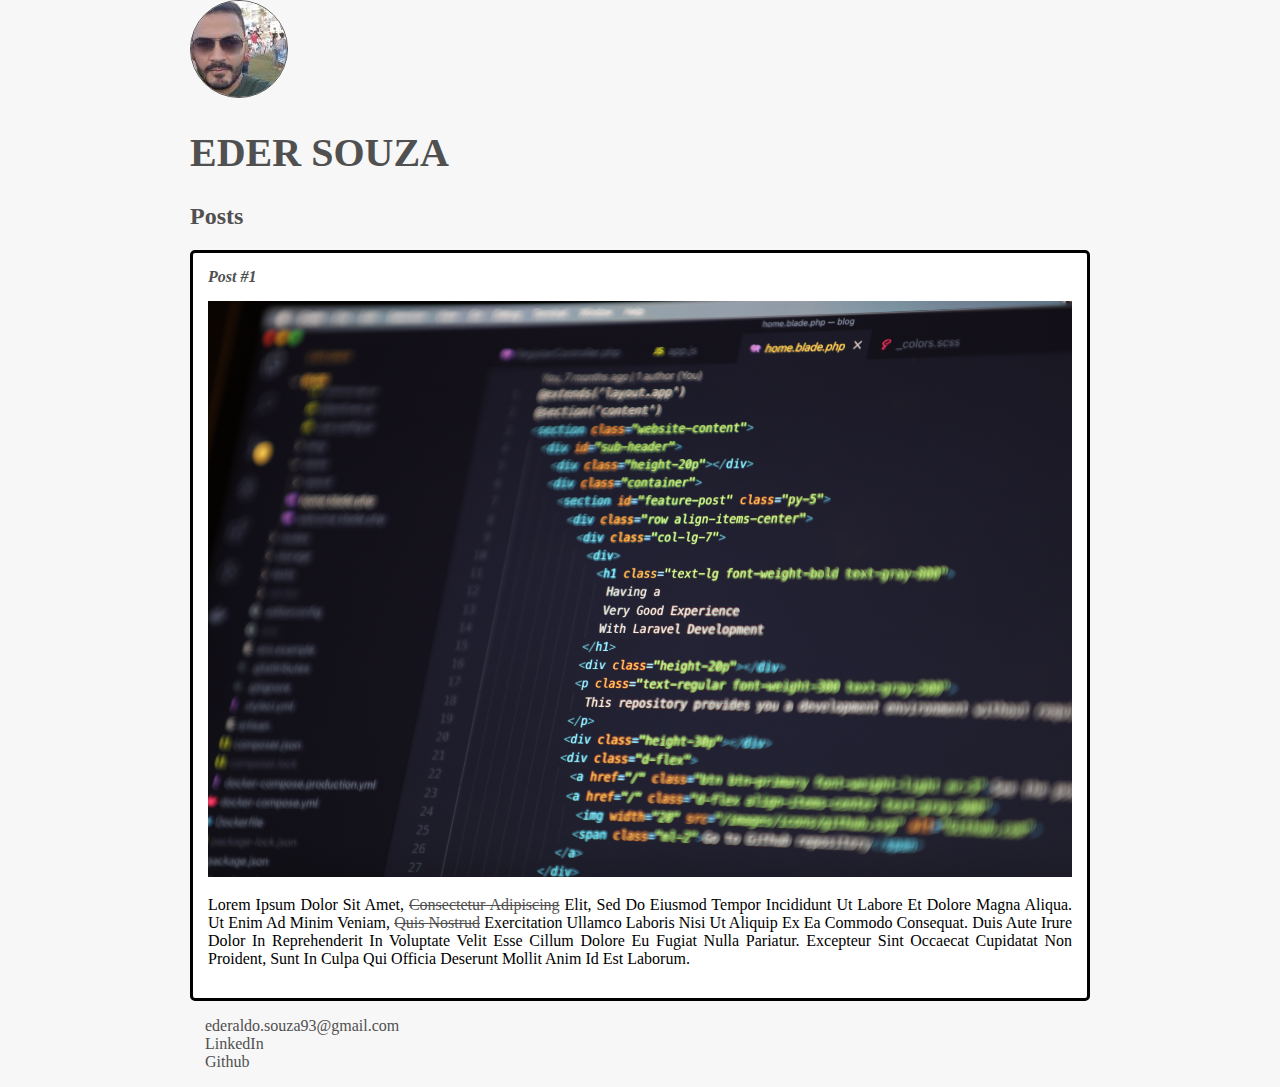
<file: Fundamentos Web com HTML e CSS/Introdução a HTML/index.html>
<!DOCTYPE html>
<html>
    <head>
        <meta charset="utf-8">
        <title> Eder Souza</title>
        <link rel="stylesheet" href="style.css" >
    </head>
    <body>
        <header>
            <img src="Eder 2.jpg"alt="Perfil Eder" class="photo">
            <h1 id="title">Eder Souza</h1>
        </header>
        <section>
            <header>
                <h2 class="subtitle">Posts</h2>
            </header>
            <article class="post">
                <header>
                    <h3 class="post_title">Post #1</h3>
                    <img src="Postagem 2.jpg" alt="Editor de texto contendo código HTML" class="post_image">
                </header>
                <p class="post_content">
                    Lorem ipsum dolor sit amet, <a href="https://www.linkedin.com/in/ederaldo-souza-ribeiro-b518b773/" target="_blank_">consectetur adipiscing</a> elit, sed do eiusmod tempor incididunt ut labore et dolore magna aliqua. Ut enim ad 
                    minim veniam, <a href="mailto:ederaldo.souza93@gmal.com">quis nostrud</a> exercitation ullamco laboris nisi ut aliquip ex ea commodo consequat. Duis aute irure dolor in reprehenderit 
                    in voluptate velit esse cillum dolore eu fugiat nulla pariatur. Excepteur sint occaecat cupidatat non proident, sunt in culpa qui officia 
                    deserunt mollit anim id est laborum.
                </p>
            </article>
        </section>
        <footer>
            <ul class="contact_list">
                <li>
                    <a href="mailto:ederaldo.souza93@gmail.com" target="_blank">ederaldo.souza93@gmail.com</a>
                </li>
                <li>
                    <a href="https://www.linkedin.com/in/ederaldo-souza-ribeiro-b518b773/" target="_blank">LinkedIn</a>
                </li>
                <li>
                    <a href="https://github.com/EderSouza93" target="_blank">Github</a>
                </li>
            </ul>
            
        </footer>
    </body>
</html>
</file>
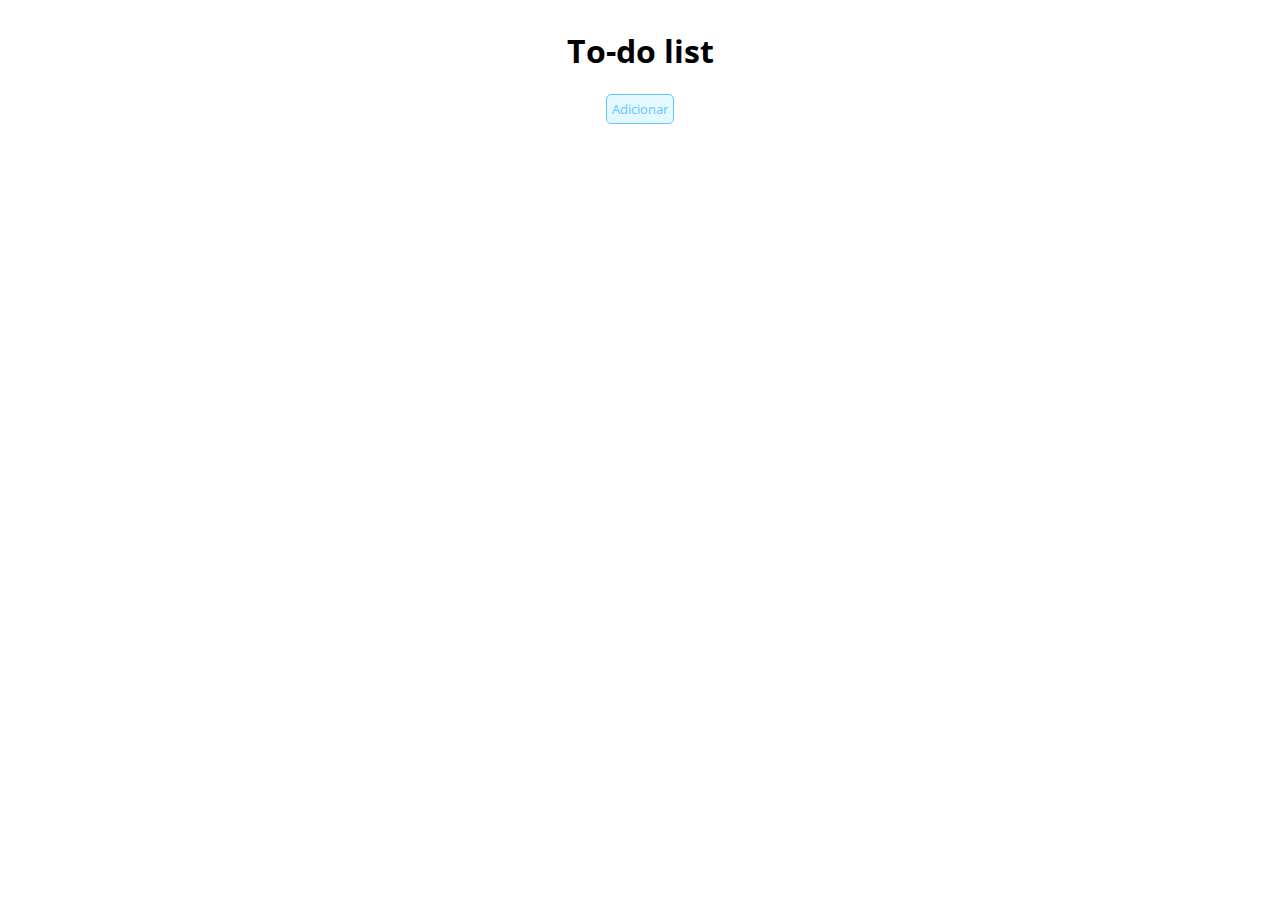
<file: JavaScript/To-do-list/index.html>
<!DOCTYPE html>
<html lang="en">
<head>
    <meta charset="UTF-8">
    <meta http-equiv="X-UA-Compatible" content="IE=edge">
    <meta name="viewport" content="width=device-width, initial-scale=1.0">
    <link rel="stylesheet" href="assets/style.css">
    <title>To-do List</title>
</head>
<body>
    <h1>To-do list</h1>
    <div id ="list">
        <form id="task-form">
            <imput id="task-input" name="tarefa" type="text" placeholder="Digite aqui a sua tarefa" />
            <button type="submit">Adicionar</button>
        </form>
        <div id="tasks"></div>
    </div>
    <script src="assets/scripts.js"></script>
    
</body>
</html>
</file>
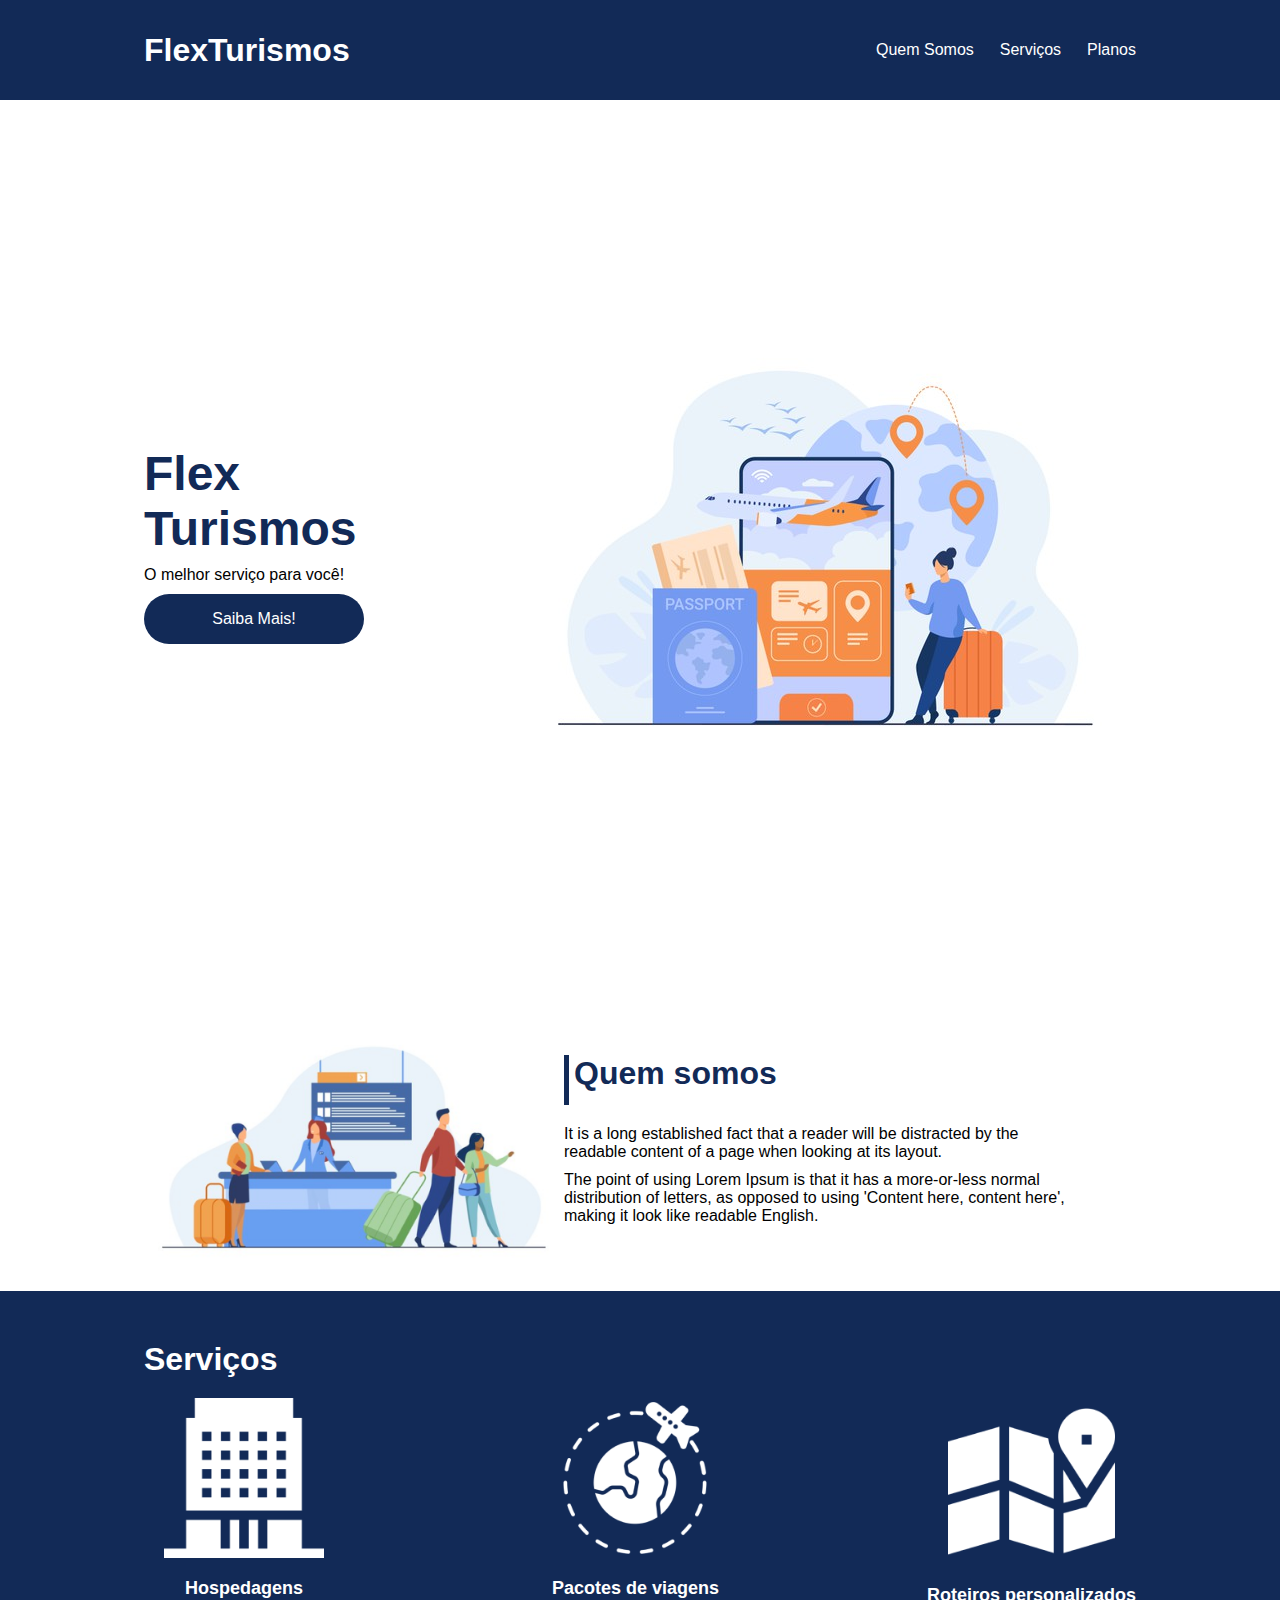
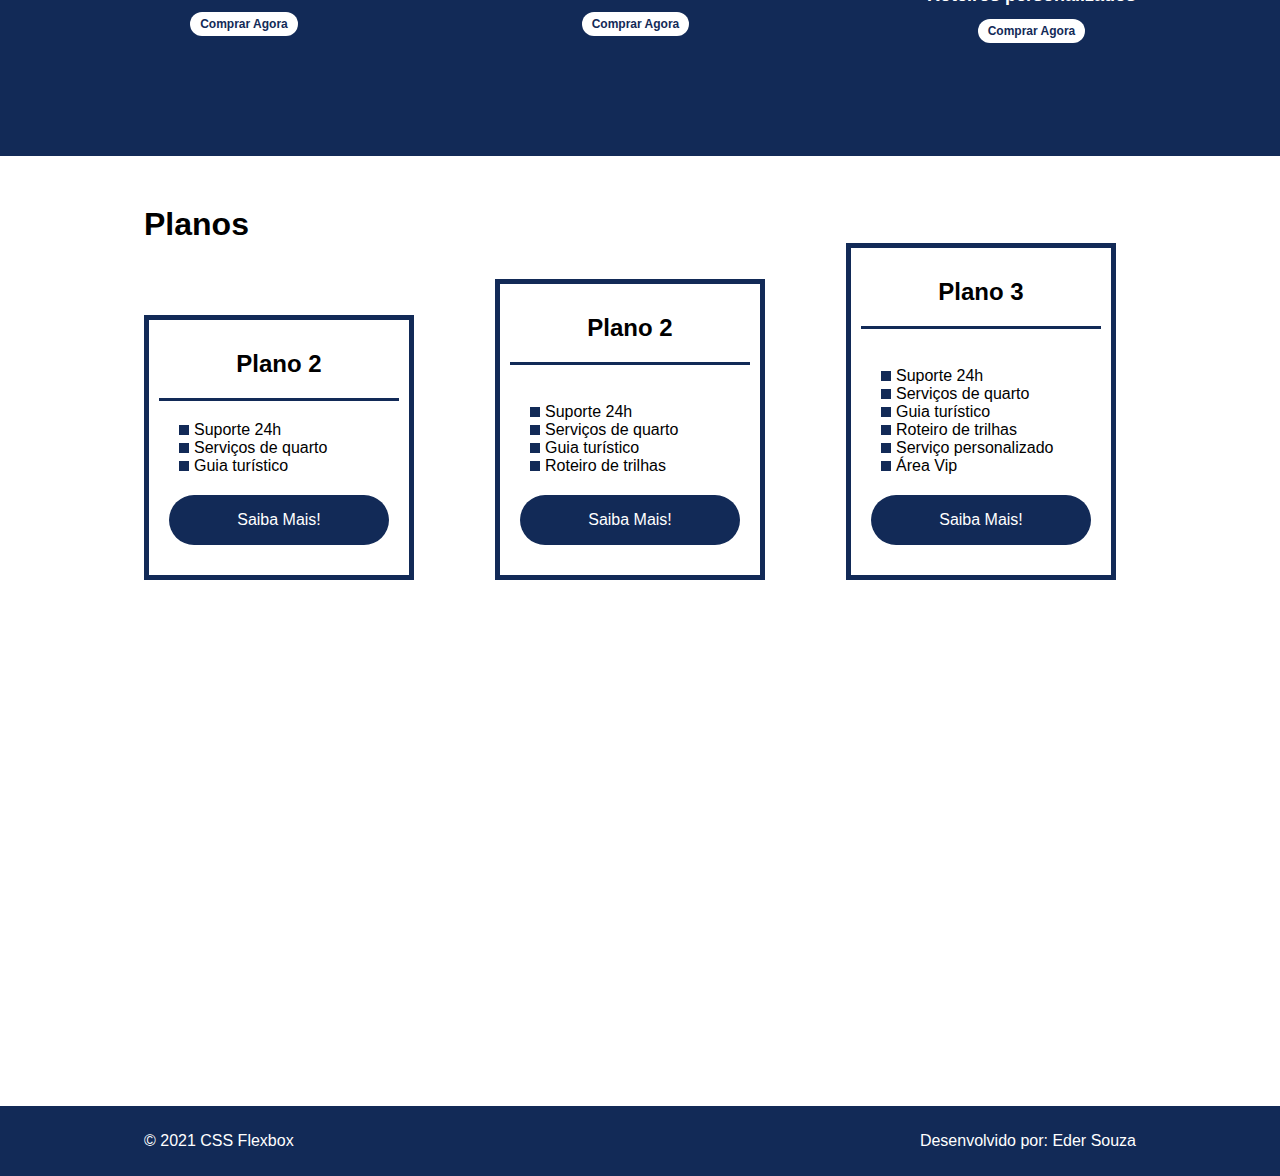
<file: Fundamentos Web com HTML e CSS/Posicionando elementos com Flexbox em CSS/flex-projeto/index.html>
<!DOCTYPE html>
<html lang="pt-br">
<head>
    <meta charset="UTF-8">
    <meta name="viewport" content="width=device-width, initial-scale=1.0">
    <title>Flex Turismos</title>
    <link rel="stylesheet" href="./style.css">
</head>
<body>
    <header>
        <div class="flex-container menu">
            <div><h1>FlexTurismos</h1></div>
            <ul class="list-items">
                <li><a href="#quem-somos">Quem Somos</a></li>
                <li><a href="#servicos">Serviços</a></li>
                <li><a href="#planos">Planos</a></li>
            </ul>
        </div>
    </header>

    <div class="flex-container apresentacao">
        <div class="texto-apresentacao">
            <h1>Flex <br>Turismos</h1>
            <p>O melhor serviço para você!</p>
            <a href="" class="btn">Saiba Mais!</a>
        </div>

        <div>
            <div><img src="./images/0-main.png" alt="banner de apresentação"></div>
        </div>
    </div>

    <div class="flex-container" id="quem-somos">
        <div>
            <h2>Quem somos</h2>
            <p>It is a long established fact that a reader will be distracted by the readable content of a page when looking at its layout. </p>
            <p>The point of using Lorem Ipsum is that it has a more-or-less normal distribution of letters, as opposed to using 'Content here, content here', making it look like readable English.</p>
        </div>

        <div>
            <img src="./images/1-quem-somos.png" alt="balcão de atendimento">
        </div>
    </div>

    <div class="container-externo">
        <div class="flex-container" id="servicos">
            <div>
                <h2>Serviços</h2>
            </div>

            <div class="list-servicos">
                <div class="item-servico">
                    <div><img src="./images/icon-2.png" alt="hospedagens"></div>
                    <p>Hospedagens</p>
                    <a href="#">Comprar Agora</a>
                </div>

                <div class="item-servico">
                    <div><img src="./images/icon-1.png" alt="pacote de viagens"></div>
                    <p>Pacotes de viagens</p>
                    <a href="#">Comprar Agora</a>
                </div>

                <div class="item-servico">
                    <div><img src="./images/icon-3.png" alt="roteiros personalizados"></div>
                    <p>Roteiros personalizados</p>
                    <a href="#">Comprar Agora</a>
                </div>

            </div>
        </div>
    </div>

    <div class="flex-container" id="planos">
        <div><h2>Planos</h2></div>

        <div class="list-planos">
                <div class="item-plano">
                    <h3>Plano 2</h3>
                    <ul>
                        <li>Suporte 24h</li>
                        <li>Serviços de quarto</li>
                        <li>Guia turístico</li>
                    </ul>
                    <a href="#" class="btn">Saiba Mais!</a>
                </div>
        
                <div class="item-plano">
                    <h3>Plano 2</h3>
                    <br>
                    <ul>
                        <li>Suporte 24h</li>
                        <li>Serviços de quarto</li>
                        <li>Guia turístico</li>
                        <li>Roteiro de trilhas</li>
                    </ul>
                    <a href="#" class="btn">Saiba Mais!</a>
                </div>
        
                <div class="item-plano">
                    <h3>Plano 3</h3>
                    <br>
                    <ul>
                        <li>Suporte 24h</li>
                        <li>Serviços de quarto</li>
                        <li>Guia turístico</li>
                        <li>Roteiro de trilhas</li>
                        <li>Serviço personalizado</li>
                        <li>Área Vip</li>
                    </ul>
                    <a href="#" class="btn">Saiba Mais!</a>
                </div>
        </div>
    </div>

    <footer>
        <div class="flex-container footer">
            <p>&copy; 2021 CSS Flexbox</p>
            <p>Desenvolvido por: Eder Souza</p>
        </div>
       
    </footer>
</body>
</html>
</file>
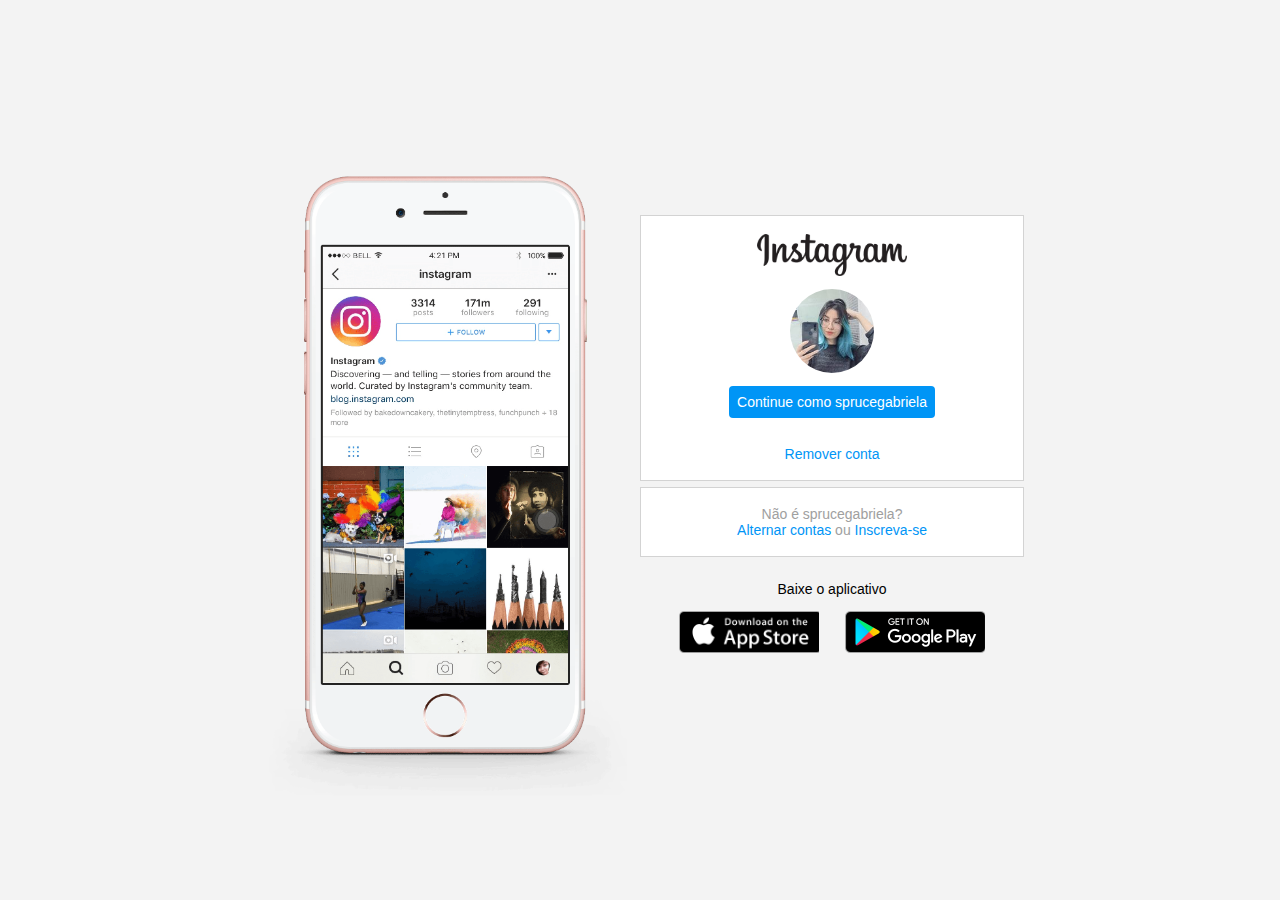
<file: Fundamentos Web com HTML e CSS/Projeto/instagram-dio-master/index.html>
<!DOCTYPE html>
<html lang="en">
<head>
    <meta charset="UTF-8">
    <meta name="viewport" content="width=device-width, initial-scale=1.0">
    <link rel="stylesheet" href="style.css">
    <title>Instagram</title>
</head>
<body>
    <div class="instagram-wrapper">
        <div class="instagram-phone">
            <img src="./img/instagram-celular.png" alt="celular">
        </div>
        <div class="instagram-continue">
            <div class="group">
                <img src="./img/instagram-logo.png" class="instagram-logo" alt="instagram logo">
                <div class="profile-photo">
                    <img src="./img/perfil-instagram.jpg" alt="foto de perfil">
                </div>
                <a href="#" class="instagram-login">Continue como sprucegabriela</a>
                <a href="#" class="instagram-logout">Remover conta</a>
            </div>
            <div class="group">
                <p class="not-account">Não é sprucegabriela?</p>
                <p class="not-account">
                    <span class="link-blue">Alternar contas</span>
                    ou
                    <span class="link-blue">Inscreva-se</span>
                </p>
            </div>
            <div class="get-the-app">
                <p class="get-app">Baixe o aplicativo</p>
                <div class="download">
                    <a href="#" class="app-download"></a>
                    <a href="#" class="app-download"></a>
                </div>
            </div>
        </div>
    </div>
</body>
</html>
</file>
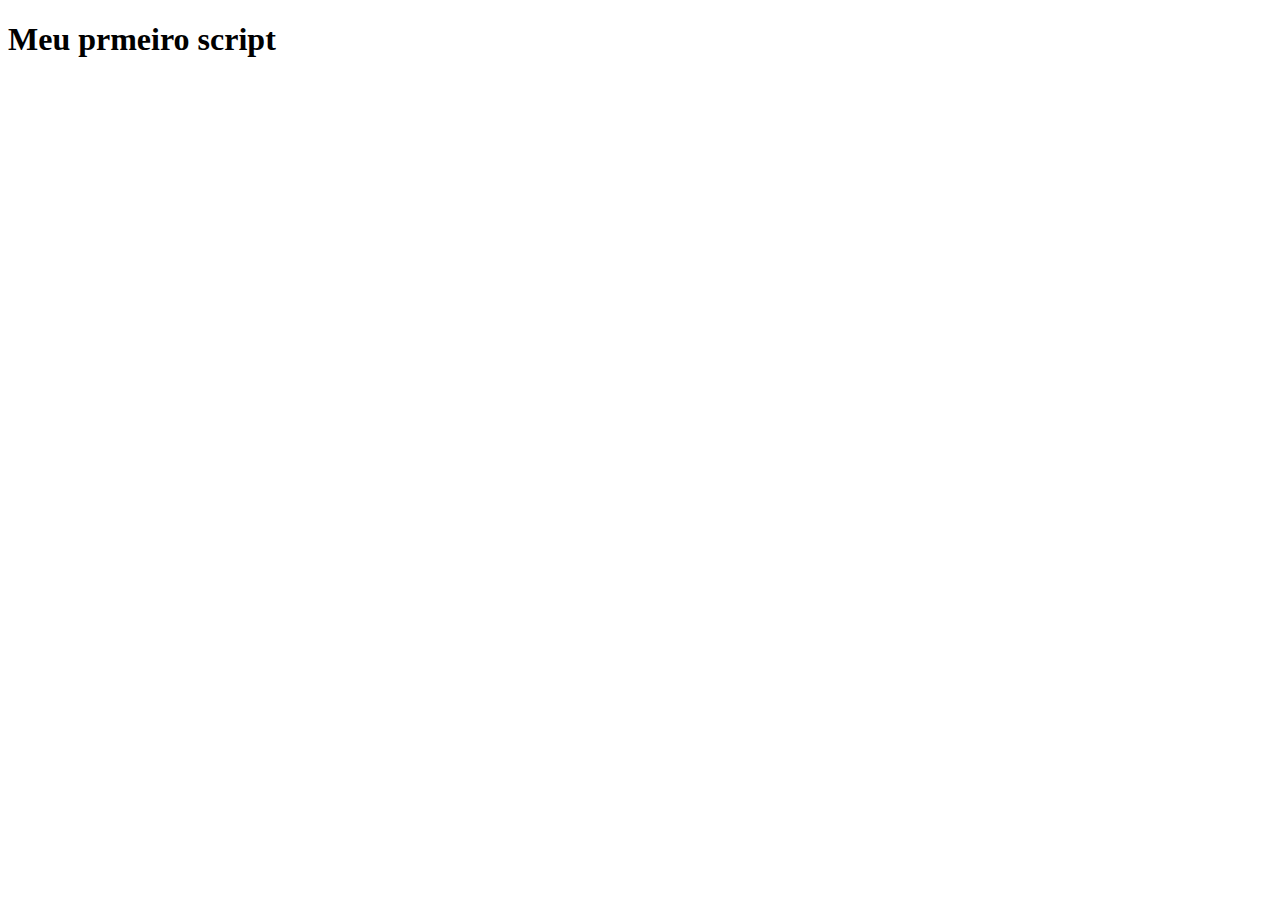
<file: JavaScript/Sintaxe_Basica/Aula_01/index.html>
<!DOCTYPE html>
<html lang="en">
<head>
    <meta charset="UTF-8">
    <meta http-equiv="X-UA-Compatible" content="IE=edge">
    <meta name="viewport" content="width=device-width, initial-scale=1.0">
    <title>Meu Primeiro Script</title>
</head>
<body>
    <h1>Meu prmeiro script</h1>

    <!-- Externar script -->
    <!-- Carregar o script ao final do body -->
    <script src="script.js"></script>
</body>
</html>
</file>
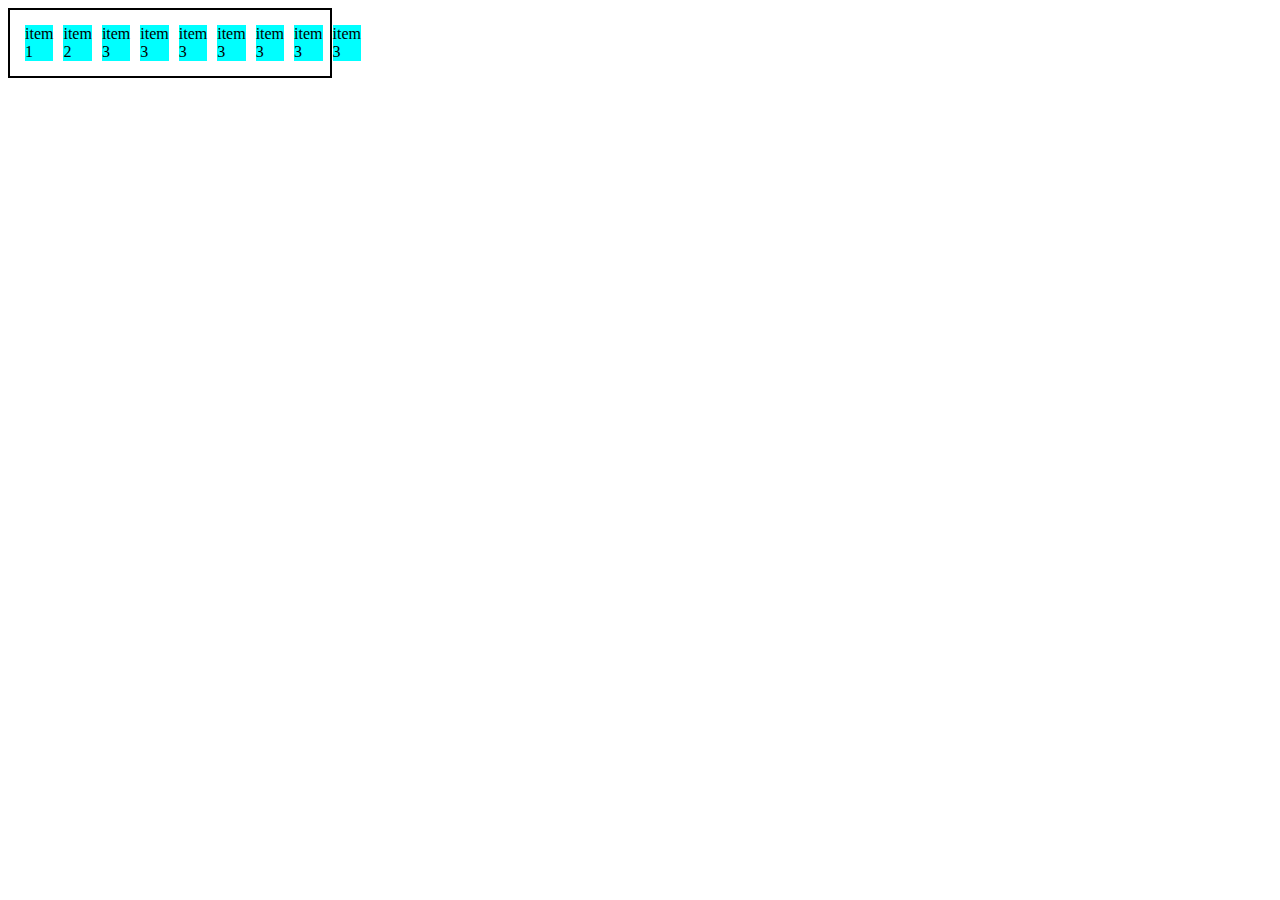
<file: Fundamentos Web com HTML e CSS/Posicionando elementos com Flexbox em CSS/0-display-flex.html>
<!DOCTYPE html>
<html lang="en">
<head>
    <meta charset="UTF-8">
    <meta name="viewport" content="width=device-width, initial-scale=1.0">
    <title>Fundamentos - display flex</title>
    <style>
        .flex{
            max-width: 300px;
            padding: 10px;
            border: 2px solid black;
            display: flex;
        }

        .item{
            background-color: aqua;
            margin: 5px;
        }
    </style>
</head>
<body>
    <div class="flex">
        <div class="item">item 1</div>
        <div class="item">item 2</div>
        <div class="item">item 3</div>
        <div class="item">item 3</div>
        <div class="item">item 3</div>
        <div class="item">item 3</div>
        <div class="item">item 3</div>
        <div class="item">item 3</div>
        <div class="item">item 3</div>
    </div>
</body>
</html>
</file>
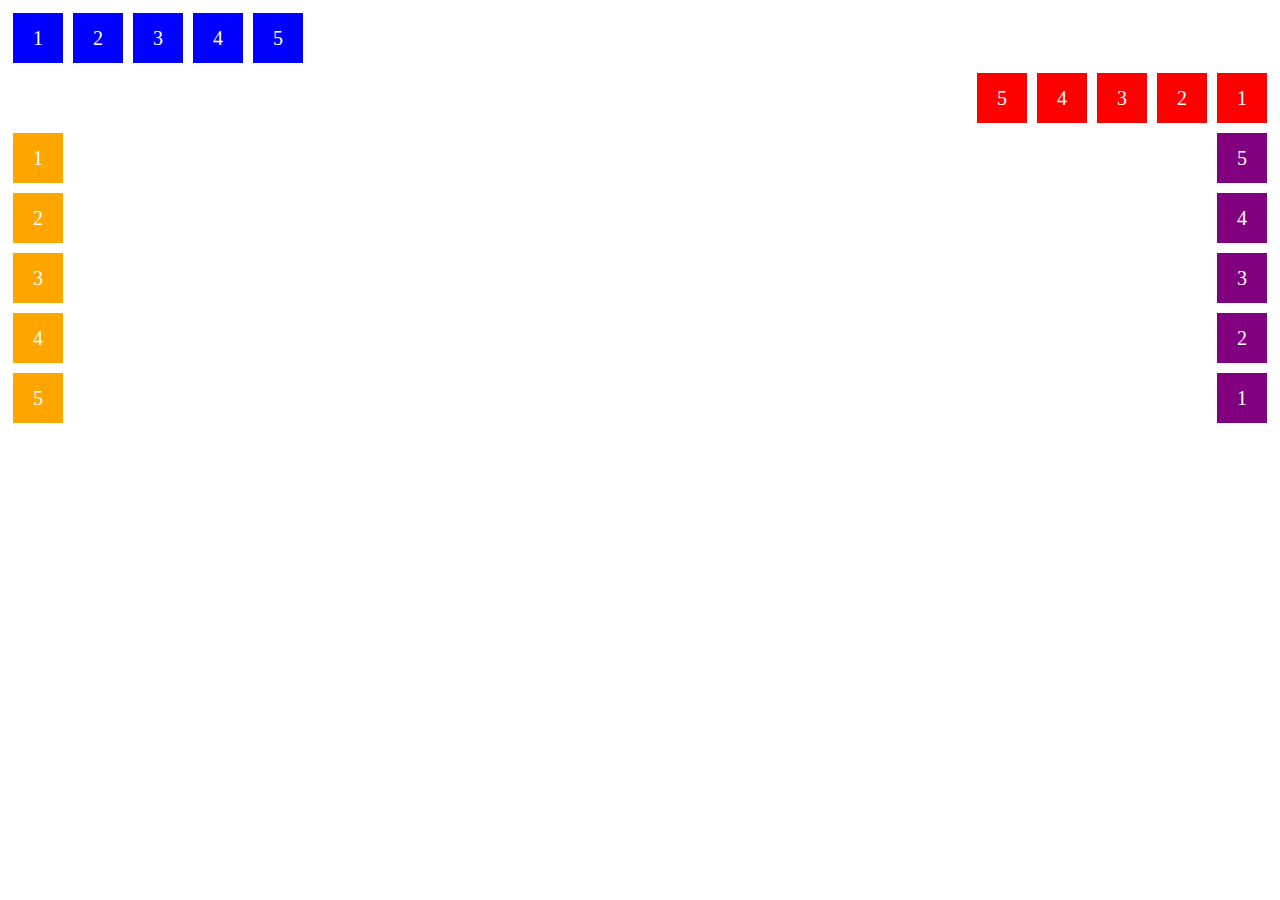
<file: Fundamentos Web com HTML e CSS/Posicionando elementos com Flexbox em CSS/1-flex-direction.html>
<!DOCTYPE html>
<html lang="en">
<head>
    <meta charset="UTF-8">
    <meta name="viewport" content="width=device-width, initial-scale=1.0">
    <title>Fundamentos - Flex direction</title>

    <style>
        .flex-container{
            margin: 0;
            padding: 0;
            display: flex;
            list-style: none;
        }

        .flex-item{
            background: blue;
            height: 50px;
            width: 50px;
            line-height: 50px;
            font-size: 20px;
            color: white;
            text-align: center;
            margin: 5px;
        }

        .row{
            flex-direction: row;
        }

        .row-reverse{
            flex-direction: row-reverse;
        }

        .row-reverse li{
            background-color: red;
        }

        .column{
            float: left;
            flex-direction: column;
        }

        .column li{
            background: orange;
        }

        .column-reverse{
            float: right;
            flex-direction: column-reverse;
        }

        .column-reverse li{
            background: purple;
        }

    </style>
</head>
<body>
    <ul class="flex-container row">
        <li class="flex-item">1</li>
        <li class="flex-item">2</li>
        <li class="flex-item">3</li>
        <li class="flex-item">4</li>
        <li class="flex-item">5</li>
    </ul>

    <ul class="flex-container row-reverse">
        <li class="flex-item">1</li>
        <li class="flex-item">2</li>
        <li class="flex-item">3</li>
        <li class="flex-item">4</li>
        <li class="flex-item">5</li>
    </ul>

    <ul class="flex-container column">
        <li class="flex-item">1</li>
        <li class="flex-item">2</li>
        <li class="flex-item">3</li>
        <li class="flex-item">4</li>
        <li class="flex-item">5</li>
    </ul>

    <ul class="flex-container column-reverse">
        <li class="flex-item">1</li>
        <li class="flex-item">2</li>
        <li class="flex-item">3</li>
        <li class="flex-item">4</li>
        <li class="flex-item">5</li>
    </ul>
</body>
</html>
</file>
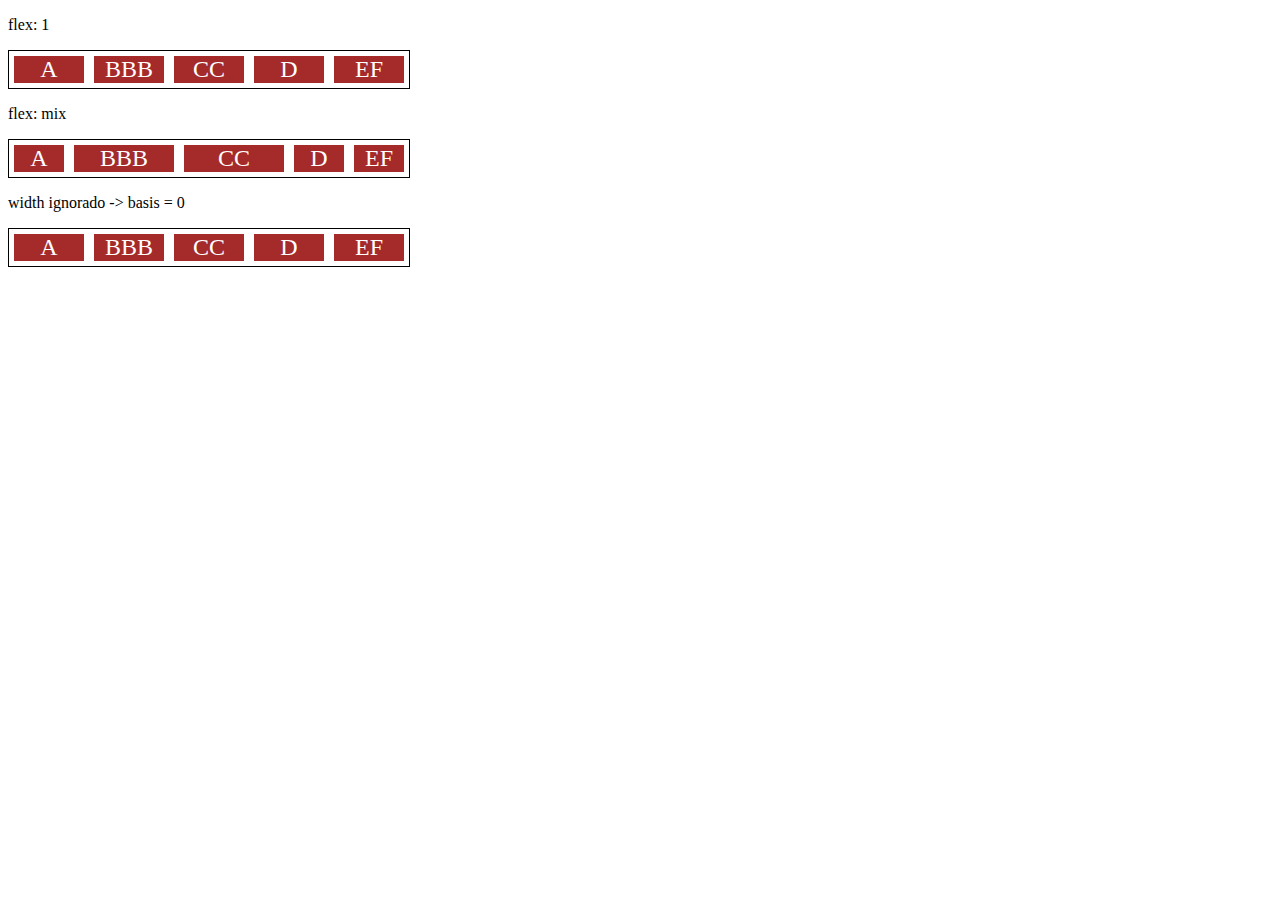
<file: Fundamentos Web com HTML e CSS/Posicionando elementos com Flexbox em CSS/10-flex.html>
<!DOCTYPE html>
<html lang="en">
<head>
    <meta charset="UTF-8">
    <meta name="viewport" content="width=device-width, initial-scale=1.0">
    <title>Fundamentos - flex</title>
    <style>
        .flex-container{
            display: flex;
            border: 1px solid black;
            max-width: 400px;
            margin-bottom: 10px;
        }

        .item{
            background-color: brown;
            color: white;
            font-size: 24px;
            text-align: center;
            margin: 5PX;
        }

        .flex-1{
            flex: 1; 
            /* grow = 1, shrink = 1, basis = 0 */
        }

        .largura{
            width: 200px;
            /* min-width: 250px; */
        }

        .flex-2{
            flex: 2; 
            /* grow = 2, shrink = 1, basis = 0 */
        }

    </style>
</head>
<body>
    <p>flex: 1</p>
    <div class="flex-container">
        <div class="item flex-1">A</div>
        <div class="item flex-1">BBB</div>
        <div class="item flex-1">CC</div>
        <div class="item flex-1">D</div>
        <div class="item flex-1">EF</div>
    </div>

    <p>flex: mix</p>
    <div class="flex-container">
        <div class="item flex-1">A</div>
        <div class="item flex-2">BBB</div>
        <div class="item flex-2">CC</div>
        <div class="item flex-1">D</div>
        <div class="item flex-1">EF</div>
    </div>

    <p>width ignorado -> basis = 0</p>

    <div class="flex-container">
        <div class="item flex-1 largura">A</div>
        <div class="item flex-1 largura">BBB</div>
        <div class="item flex-1 largura">CC</div>
        <div class="item flex-1 largura">D</div>
        <div class="item flex-1 largura">EF</div>
    </div>
</body>
</html>
</file>
<file: Fundamentos Web com HTML e CSS/Introdução a HTML/style.css>
body {
    background: #f7f7f7;
    font-family: Verdana;
    max-width: 900px;
    margin: auto;
}

.photo{
    border: 1px solid #505050;
    border-radius: 50%;
}

#title, .subtitle, .post_title {
    color: #505050;
}

#title {
    font-size: 40px;
    text-transform: uppercase;
}

a {
    text-decoration: line-through;
    color: #505050;
}
.post_title{
    font-size: 16px;
    font-style: italic;
    margin: 0;
    margin-bottom: 15px;
}

.post {
    background: #fff;
    padding: 15px;
    border: 3px solid #000;
    margin-bottom: 15px;
    border-radius: 5px;
}

.post_content {
    margin: 0;
    margin-bottom: 15px;
    text-transform: capitalize;
    text-align: justify;
}

.post_image {
    margin-bottom: 15px;
    width: 100%;
}

.contact_list {
    list-style-type: none;
    padding-left: 15px;
}

.contact_list li a {
    text-decoration: none;
}
</file>
<file: JavaScript/To-do-list/assets/style.css>
@import url("https://fonts.googleapis.com/css2?family=Open+Sans:wght@300;600&display=swap");

* {
  font-family: "Open Sans", sans-serif;
}

body {
  display: flex;
  align-items: center;
  justify-content: center;
  flex-direction: column;
}

button {
  border: 1px solid rgb(105, 197, 255);
  border-radius: 5px;
  background-color: rgb(227, 248, 255);
  color: rgb(105, 197, 255);
  text-align: center;
  padding: 5px;
}

input[type="text"] {
  padding: 5px;
  border-radius: 5px;
  border: 1px solid black;
}

#tasks {
  display: flex;
  flex-direction: column;
  margin-top: 20px;
}

.task-item {
  display: flex;
  align-items: center;
  margin-bottom: 10px;
}

:checked + label {
  text-decoration: line-through;
  color: grey;
}
</file>
<file: Fundamentos Web com HTML e CSS/Posicionando elementos com Flexbox em CSS/flex-projeto/style.css>
*{
    margin: 0;
    padding: 0;
    font-family: 'Open Sans', sans-serif;
}

ul{
    list-style: none;
    margin: 0;
    padding: 0;
}

ul li a{
    text-decoration: none;
}

div img{
    display: block;
    width: 100%;
}
.flex-container{
    display: flex;
    max-width: 992px;
    margin: auto;
    width: 100%;
    min-width: 320px;
}

header{
    background-color: #122A57;
    height: 100px;
    display: flex;
    align-items: center;
    color: #fff;
}

header .list-items{
    display: flex;
    max-width: 260px;
    width: 100%;
    justify-content: space-between;
    align-items: center;
}

.list-items li a{
    color:#fff;
}

header .menu{
    justify-content: space-between;
}

.apresentacao{
    height: 100vh;
    align-items: center;
    justify-content: space-between;
}
.apresentacao .texto-apresentacao{
    min-width: 200px;
    
    
}

.texto-apresentacao h1{
    color: #122A57;
    font-size: 48px;
    margin-bottom: 10px;
}

.btn{
    background-color: #122A57;
    color: #fff;
    text-align: center;
    border-radius: 30px;
    width: 220px;
    display: block;
    text-decoration: none;
    height: 50px;
    line-height: 50px;
    margin-top: 10px;
    margin-bottom: 10px;
}

#quem-somos{
    flex-direction: row-reverse;
    align-items: center;
    justify-content: space-between;
}

#quem-somos h2{
    font-size: 32px;
    color: #122A57;
    display: flex;
    margin-bottom: 20px;
}

#quem-somos h2::before{
    content: "";
    height: 50px;
    width: 5px;
    margin-right: 5px;
    background-color: #122A57;
    position: relative;
}


#quem-somos p{
    margin-bottom: 10px;
    width: 90%;
}

#quem-somos img{
    min-width: 420px;
}

.container-externo{
    background-color: #122A57;
}

#servicos{
    flex-direction: column;
    padding-top: 50px;
    padding-bottom: 100px;
}

#servicos h2{
    color: #fff;
    font-size: 32px;
    margin-bottom: 20px;
}

.list-servicos{
    display: flex;
    justify-content: space-between;
}

.list-servicos .item-servico{
    text-align: center;
}

.item-servico a{
    width: 220px;
    background-color: #fff;
    border-radius: 30px;
    height: 50px;
    text-align: center;
    margin-top: 20px;
    line-height: 50px;
    padding: 5px 10px;
    color: #122A57;
    font-size: 12px;
    text-decoration: none;
    font-weight: 700;
}

.item-servico p{
    font-weight: 700;
    font-size: 18px;
    color: #fff;
    margin-top: 20px;
}

.item-servico img{
    width: 80%;
    margin: auto;
}

#planos{
    flex-direction: column;
    min-height: 100vh;
    padding-top: 50px;
}

#planos h2{
    font-size: 32px;
}
.list-planos{
    display: flex;
    align-items: flex-end;
    justify-content: space-between;
}

.item-plano{
    flex: 1;
    border: 5px solid #122A57;
    margin-right: 20px;
    padding: 10px;
    max-width: 240px;
}

.item-plano .btn{
    margin: auto;
    margin-bottom: 20px;
}

.item-plano h3{
    font-size: 24px;
    display: flex;
    flex-direction: column;
    text-align: center;
    margin-top: 20px;
}

.item-plano h3::after{
    content: "";
    background-color: #122A57;
    width: 100%;
    height: 3px;
    margin-top: 20px;
    margin-bottom: 10px;
}

.item-plano ul{
    padding: 10px 20px;
    display: flex;
    flex-direction: column;
    margin-bottom: 10px;
}

.item-plano ul li{
    display: flex;
    flex-wrap: nowrap;
    align-items: center;
}

.item-plano ul li::before{
    content: "";
    width: 10px;
    height: 10px;
    background-color: #122A57;
    margin-right: 5px;
}

footer{
    background-color: #122A57;
    height: 70px;
    display: flex;
    align-items: center;
}

footer .footer{
    justify-content: space-between;
    color: #fff;
}

/* mobile */
@media(max-width: 992px){
    .flex-container{
        flex-direction: column;
    }

    .apresentacao{
        flex-direction: column-reverse;
    }

    .apresentacao .texto-apresentacao{
        width: 100%;
    }

    #quem-somos{
        flex-direction: column-reverse;
    }

    #quem-somos img{
        min-width: 320px;
        margin: auto;
    }

    .list-servicos{
        flex-direction: column;
    }

    .item-servico img{
        width: 50%;
        margin: auto;
    }

    .list-planos{
        flex-direction: column;
        align-items: flex-start;
        margin-bottom: 20px;
    }

    .list-planos .item-plano{
        max-width: 90%;
        margin: auto;
        width: 100%;
        margin-bottom: 20px;
    }
}
</file>
<file: Fundamentos Web com HTML e CSS/Projeto/instagram-dio-master/style.css>
* {
    padding: 0;
    margin: 0;
    box-sizing: border-box;
    text-decoration: none;
    font-family: sans-serif;
    font-size: 14px;
}

body {
    width: 100%;
    min-height: 100vh;
    background-color: rgb(243, 243, 243);
    margin: 0;
    padding: 0;
    display: flex;
    justify-content: center;
}

.instagram-wrapper {
    display: flex;
    align-items: center;
    justify-content: start;
    width: 60%;
    height: 100vh;
}

.instagram-phone {
    display: flex;
    align-items: center;
    justify-content: center;
    width: 50%;
}

.instagram-phone img {
    height: 50rem;
}

.instagram-continue {
    display: flex;
    align-items: center; /* horizontal */
    justify-content: space-around; /* vertical */
    flex-direction: column;
    width: 50%;
    min-height: 34rem;
}

.group {
    display: flex;
    justify-content: space-between;
    align-items: center;
    flex-direction: column;
    background-color: #ffffff;
    width: 100%;
    padding: 1.3rem 0;
    border: 1px solid lightgray;
}

.group:nth-child(1) {
    min-height: 19rem;
}

.instagram-logo {
    height: 3rem;
}

.profile-photo {
    display: flex;
    justify-content: center;
    align-items: center;
    border-radius: 50%;
    overflow: hidden;
}

.profile-photo img {
    height: 6rem;
}

.instagram-login {
    background-color: #0095f6;
    color: #ffffff;
    padding: 8px;
    border-radius: 4px;
}

.instagram-logout {
    color: #0095f6;
    margin-top: 1rem;
}

.not-account {
    color: rgb(160, 160, 160);
}

.link-blue {
    color: #0095f6;
}

.get-the-app {
    display: flex;
    flex-direction: column;
    align-items: center;
    justify-content: center;
    width: 100%;
    padding: 1.3rem 0;
}

.download {
    display: flex;
    width: 100%;
    justify-content: space-evenly;
    align-items: center;
    padding: 1rem;
}

.app-download {
    height: 3rem;
    width: 10rem;
    background-size: cover;
}

.app-download:nth-child(1) {
    background-image: url('./img/apple-button.png');
}

.app-download:nth-child(2) {
    background-image: url('./img/googleplay-button.png');
}

/* media queries */


@media (max-width: 1024px) {
    .instagram-wrapper {
        width: 90%;
    }
}

@media (max-width: 650px) {
    body {
        background-color: #ffffff;
    }

    .instagram-wrapper {
        width: 90%;
    }

    .instagram-phone {
        display: none;
    }

    .instagram-continue {
        width: 100%;
    }
    
    .group {
        border: 1px solid transparent;
    }
}
</file>
